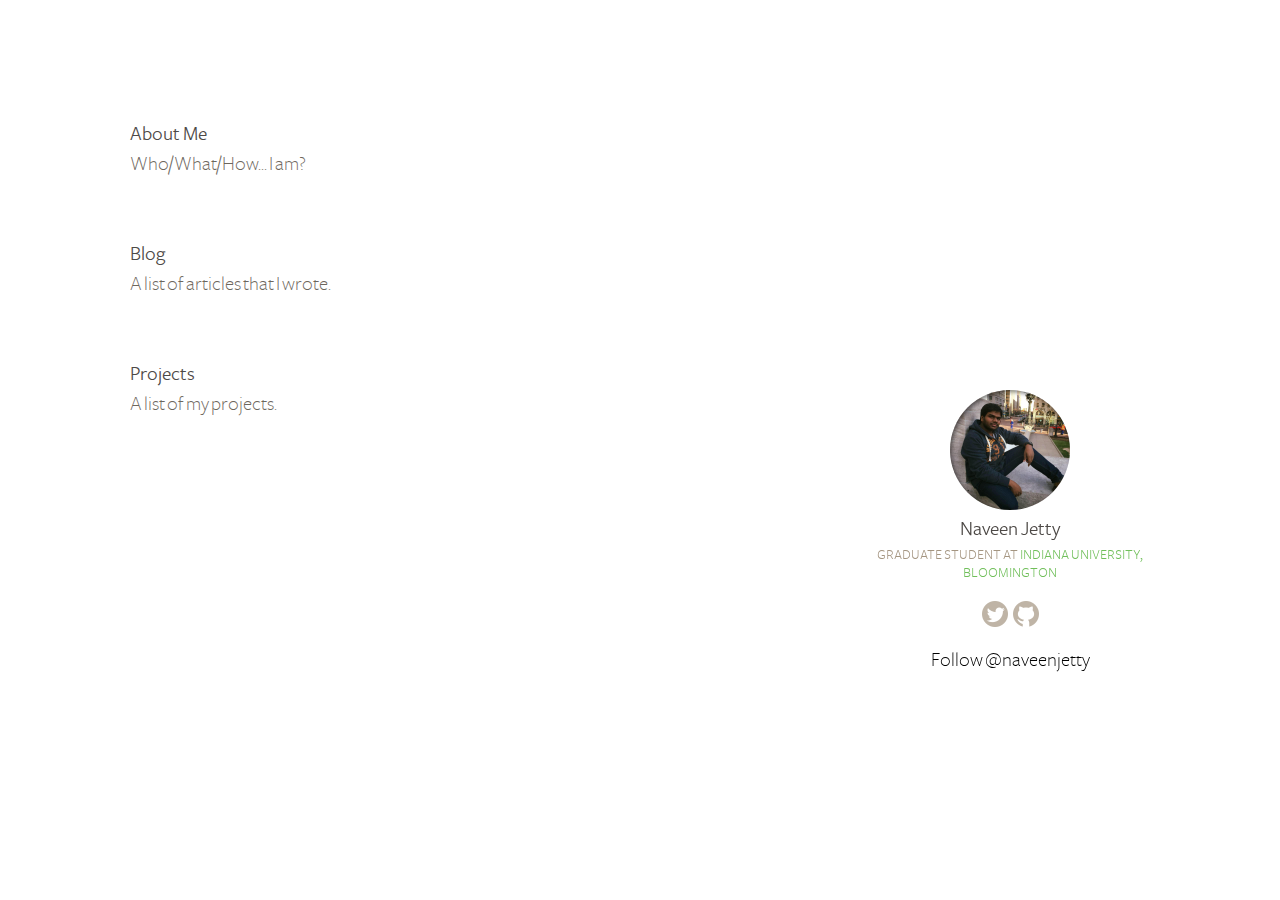
<file: index.html>
<!doctype html>
<html>
  <head>
    <meta charset="utf-8">
    <title>Naveen Jetty</title>
    <meta name="description" content="">
    <meta name="viewport" content="width=device-width, initial-scale=1">
    <meta name="twitter:creator" content="naveenjetty">
    <meta name="twitter:card" content="">
    <link rel="alternate" type="application/atom+xml" href="atom.xml">
    <link rel="stylesheet" href="/index.css">
  </head>
  <body>
    <div class="Layout">
      <div class="Layout-nav">
        <div class="Profile">
          <a class="Profile-avatar" href="/"></a>
          <h1 class="Profile-name Heading Heading--medium"><a href="/">Naveen Jetty</a></h4>
          <p class="Profile-role">Graduate student at <a class="Link" href="https://iub.edu">Indiana University, Bloomington</a></p>

          <ul class="Profile-links">
            <a class="Profile-link Profile-twitter-link" href="https://twitter.com/naveenjetty">Twitter</a>
            <a class="Profile-link Profile-github-link" href="https://github.com/njetty">GitHub</a>

          </ul>

          <a class="Profile-twitter-button twitter-follow-button" href="https://twitter.com/naveenjetty" data-show-count="false">Follow @naveenjetty</a>
          <script>!function(d,s,id){var js,fjs=d.getElementsByTagName(s)[0];if(!d.getElementById(id)){js=d.createElement(s);js.id=id;js.src="//platform.twitter.com/widgets.js";fjs.parentNode.insertBefore(js,fjs);}}(document,"script","twitter-wjs");</script>
        </div>      </div>
      <div class="Layout-main"><div class="Summaries">
  <ol class="Summaries-list">
    <li class="Summaries-list-item">
      <div class="Summary">
        <h3 class="Summary-title Heading Heading--medium">
          <a class="Summary-link" href="/about-me">About Me</a>
        </h3>
        <div class="Summary-excerpt Prose Prose--medium">
          <p>Who/What/How... I am? </p>

        </div>
      </div>    </li>
    <li class="Summaries-list-item">
      <div class="Summary">
        <h3 class="Summary-title Heading Heading--medium">
          <a class="Summary-link" href="/blog">Blog</a>
        </h3>
        <div class="Summary-excerpt Prose Prose--medium">
          <p>A list of articles that I wrote.</p>

        </div>
      </div>    </li>
          <li class="Summaries-list-item">
      <div class="Summary">
        <h3 class="Summary-title Heading Heading--medium">
          <a class="Summary-link" href="/projects">Projects</a>
        </h3>
        <div class="Summary-excerpt Prose Prose--medium">
          <p>A list of my projects.</p>

        </div>
      </div>    </li>

  </ol>
      </div>
    </div>
    <script src="/index.js"></script>
  </body>
</html>
</file>
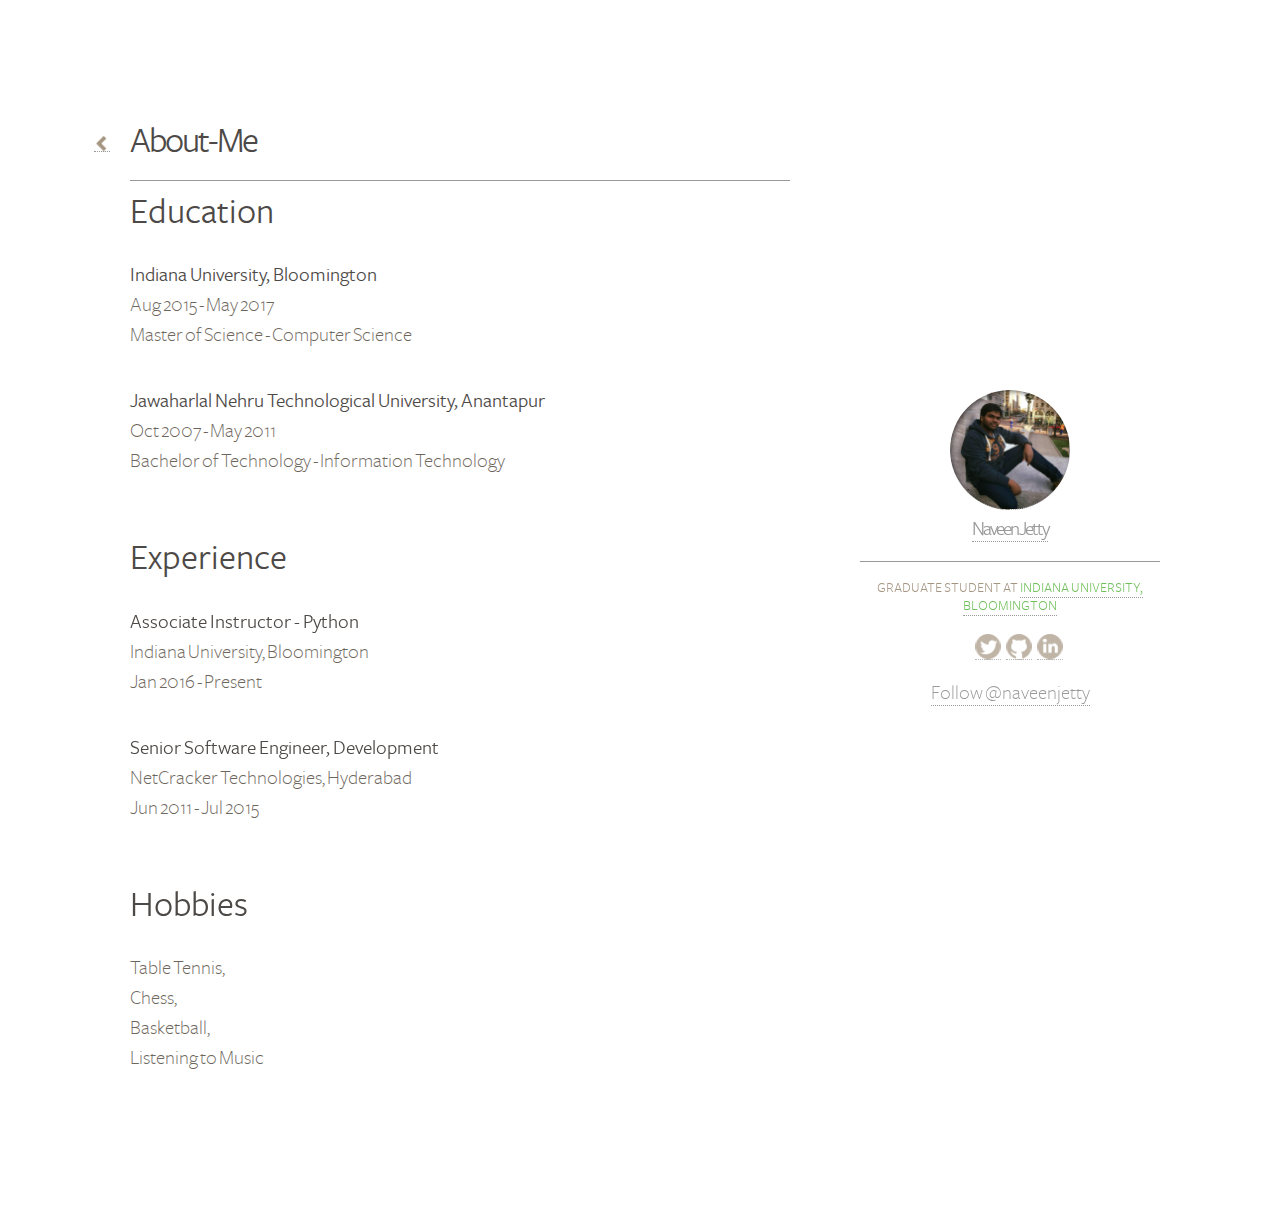
<file: about-me/index.html>
<!doctype html>
<html>
  <head>
    <meta charset="utf-8">
    <title>Naveen Jetty - About Me</title>
    <meta name="description" content="">
    <meta name="viewport" content="width=device-width, initial-scale=1">
    <meta name="twitter:creator" content="naveenjetty">
    <meta name="twitter:card" content="">
    <link rel="alternate" type="application/atom+xml" href="atom.xml">
    <link rel="stylesheet" href="/index.css">
    <style type="text/css">
      .clear { clear: both; }
      h1 { margin: 0 0 16px 0; padding: 0 0 16px 0; font-size: 42px; font-weight: bold; letter-spacing: -2px; border-bottom: 1px solid #999; }
      h2 { font-size: 22px; margin: 0 0 6px 0; position: relative; }
      h2 span { position: absolute; bottom: 0; right: 0; font-size: 16px; color: #999; font-weight: normal; }
      p { margin: 0 0 16px 0; }
      a { color: #999; text-decoration: none; border-bottom: 1px dotted #999; }
      a:hover { border-bottom-style: solid; color: black; }
      ul { margin: 0 0 32px 17px; }
      #objective { width: 500px; float: left; }
      #objective p { font-style: italic; color: #666; }
      dt { font-weight: bold; font-size: 24 }
      dd { width: 600px; float: right; }
      dd.clear { float: none; margin: 0; height: 15px; }
    </style>
  </head>
  <body>
    <div class="Layout">
      <div class="Layout-nav">
        <div class="Profile">
          <a class="Profile-avatar" href="/"></a>
          <h1 class="Profile-name Heading Heading--medium"><a href="/">Naveen Jetty</a></h4>
          <p class="Profile-role">Graduate Student at <a class="Link" href="https://iub.edu">Indiana University, Bloomington</a></p>

          <ul class="Profile-links">
            <a class="Profile-link Profile-twitter-link" href="https://twitter.com/naveenjetty">Twitter</a>
            <a class="Profile-link Profile-github-link" href="https://github.com/njetty">GitHub</a>
            <a class="Profile-link Profile-linkedin-link" href="https://www.linkedin.com/in/naveenjetty">Linkedin</a>

          </ul>

          <a class="Profile-twitter-button twitter-follow-button" href="https://twitter.com/naveenjetty" data-show-count="false">Follow @naveenjetty</a>
          <script>!function(d,s,id){var js,fjs=d.getElementsByTagName(s)[0];if(!d.getElementById(id)){js=d.createElement(s);js.id=id;js.src="//platform.twitter.com/widgets.js";fjs.parentNode.insertBefore(js,fjs);}}(document,"script","twitter-wjs");</script>
        </div>      </div>
      <div class="Layout-main"><div id="Reading-progress">
  <span id="Progress-bar" class="bar"></span>
</div>
<article class="Article">
  <a class="Article-home" href="/">Home</a>
  <h1 class="Article-title Heading Heading--huge">About-Me</h1>
</article>
<div class="Layout-main"><div class="Summaries">
<ol class="Summaries-list">
  <li class="Summaries-list-item">
  <div class="Summary">
    <h3 class="Summary-title Heading Heading--huge">
      Education
    </h3>
    <h4 class="Summary-title Heading Heading--medium">
      Indiana University, Bloomington
    </h4>
    <div class="Summary-excerpt Prose Prose--medium">
      <p> Aug 2015 - May 2017<br/>
      Master of Science - Computer Science</P>
    </div>
    <br/>
  <h4 class="Summary-title Heading Heading--medium">
    Jawaharlal Nehru Technological University, Anantapur
  </h4>
  <div class="Summary-excerpt Prose Prose--medium">
    <p> Oct 2007 - May 2011<br/>
    Bachelor of Technology - Information Technology</P>
  </div>

  </div>    </li>

  <li class="Summaries-list-item">
  <div class="Summary">
    <h3 class="Summary-title Heading Heading--huge">
      Experience
    </h3>
    <h4 class="Summary-title Heading Heading--medium">
      Associate Instructor - Python
    </h4>
    <div class="Summary-excerpt Prose Prose--medium">
      <p> Indiana University, Bloomington<br/>
      Jan 2016 - Present</P>
    </div>
    <br/>
  <h4 class="Summary-title Heading Heading--medium">
    Senior Software Engineer, Development
  </h4>
  <div class="Summary-excerpt Prose Prose--medium">
    <p>NetCracker Technologies, Hyderabad<br/>
    Jun 2011 - Jul 2015</P>
  </div>

  </div>    </li>

  <li class="Summaries-list-item">
  <div class="Summary">
    <h3 class="Summary-title Heading Heading--huge">
      Hobbies
    </h3>
    <div class="Summary-excerpt Prose Prose--medium">
      <p> Table Tennis,<br/>
        Chess,<br/>
        Basketball,<br/>
      Listening to Music</P>
    </div>
    
  </div>    </li>
</ol>

    </div>
  </div>
  <script src="/index.js"></script>
</body>
</html>
</file>
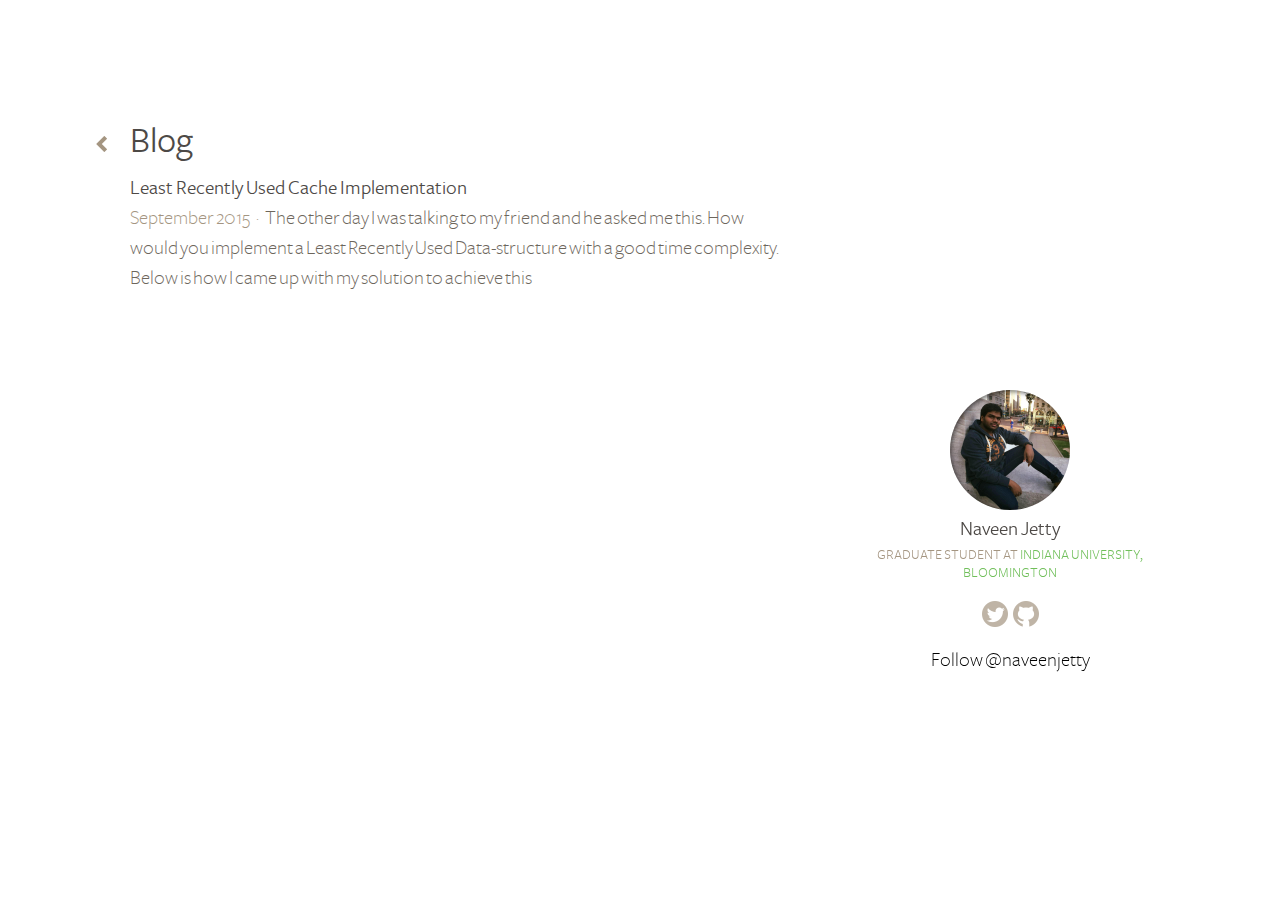
<file: blog/index.html>
<!doctype html>
<html>
  <head>
    <meta charset="utf-8">
    <title>Naveen Jetty</title>
    <meta name="description" content="">
    <meta name="viewport" content="width=device-width, initial-scale=1">
    <meta name="twitter:creator" content="naveenjetty">
    <meta name="twitter:card" content="">
    <link rel="alternate" type="application/atom+xml" href="atom.xml">
    <link rel="stylesheet" href="/index.css">

  </head>
  <body>
    <div class="Layout">
      <div class="Layout-nav">
        <div class="Profile">
          <a class="Profile-avatar" href="/"></a>
          <h1 class="Profile-name Heading Heading--medium"><a href="/">Naveen Jetty</a></h4>
          <p class="Profile-role">Graduate student at <a class="Link" href="https://iub.edu">Indiana University, Bloomington</a></p>

          <ul class="Profile-links">
            <a class="Profile-link Profile-twitter-link" href="https://twitter.com/naveenjetty">Twitter</a>
            <a class="Profile-link Profile-github-link" href="https://github.com/njetty">GitHub</a>

          </ul>

          <a class="Profile-twitter-button twitter-follow-button" href="https://twitter.com/naveenjetty" data-show-count="false">Follow @naveenjetty</a>
          <script>!function(d,s,id){var js,fjs=d.getElementsByTagName(s)[0];if(!d.getElementById(id)){js=d.createElement(s);js.id=id;js.src="//platform.twitter.com/widgets.js";fjs.parentNode.insertBefore(js,fjs);}}(document,"script","twitter-wjs");</script>
        </div>      </div>
        <div class="Layout-main"><div id="Reading-progress">
          <span id="Progress-bar" class="bar"></span>
        </div>
<article class="Article">
  <a class="Article-home" href="/">Home</a>
  <h1 class="Article-title Heading Heading--huge">Blog</h1>
</article>
      <div class="Layout-main"><div class="Summaries">
  <ol class="Summaries-list">
    <li class="Summaries-list-item">
      <div class="Summary">
        <h3 class="Summary-title Heading Heading--medium">
          <a class="Summary-link" href="/blog/least-recently-used-cache">Least Recently Used Cache Implementation</a>
        </h3>
        <time class="Summary-date" datetime="2015-09-25T00:00:00.000Z">September 2015</time>
        <div class="Summary-excerpt Prose Prose--medium">
          <p>The other day I was talking to my friend and he asked me this. How would you implement a Least Recently Used Data-structure with a good time complexity. Below is how I came up with my solution to achieve this</p>

        </div>
      </div>    </li>

  </ol>

      </div>
    </div>
    <script src="/index.js"></script>
  </body>
</html>
</file>
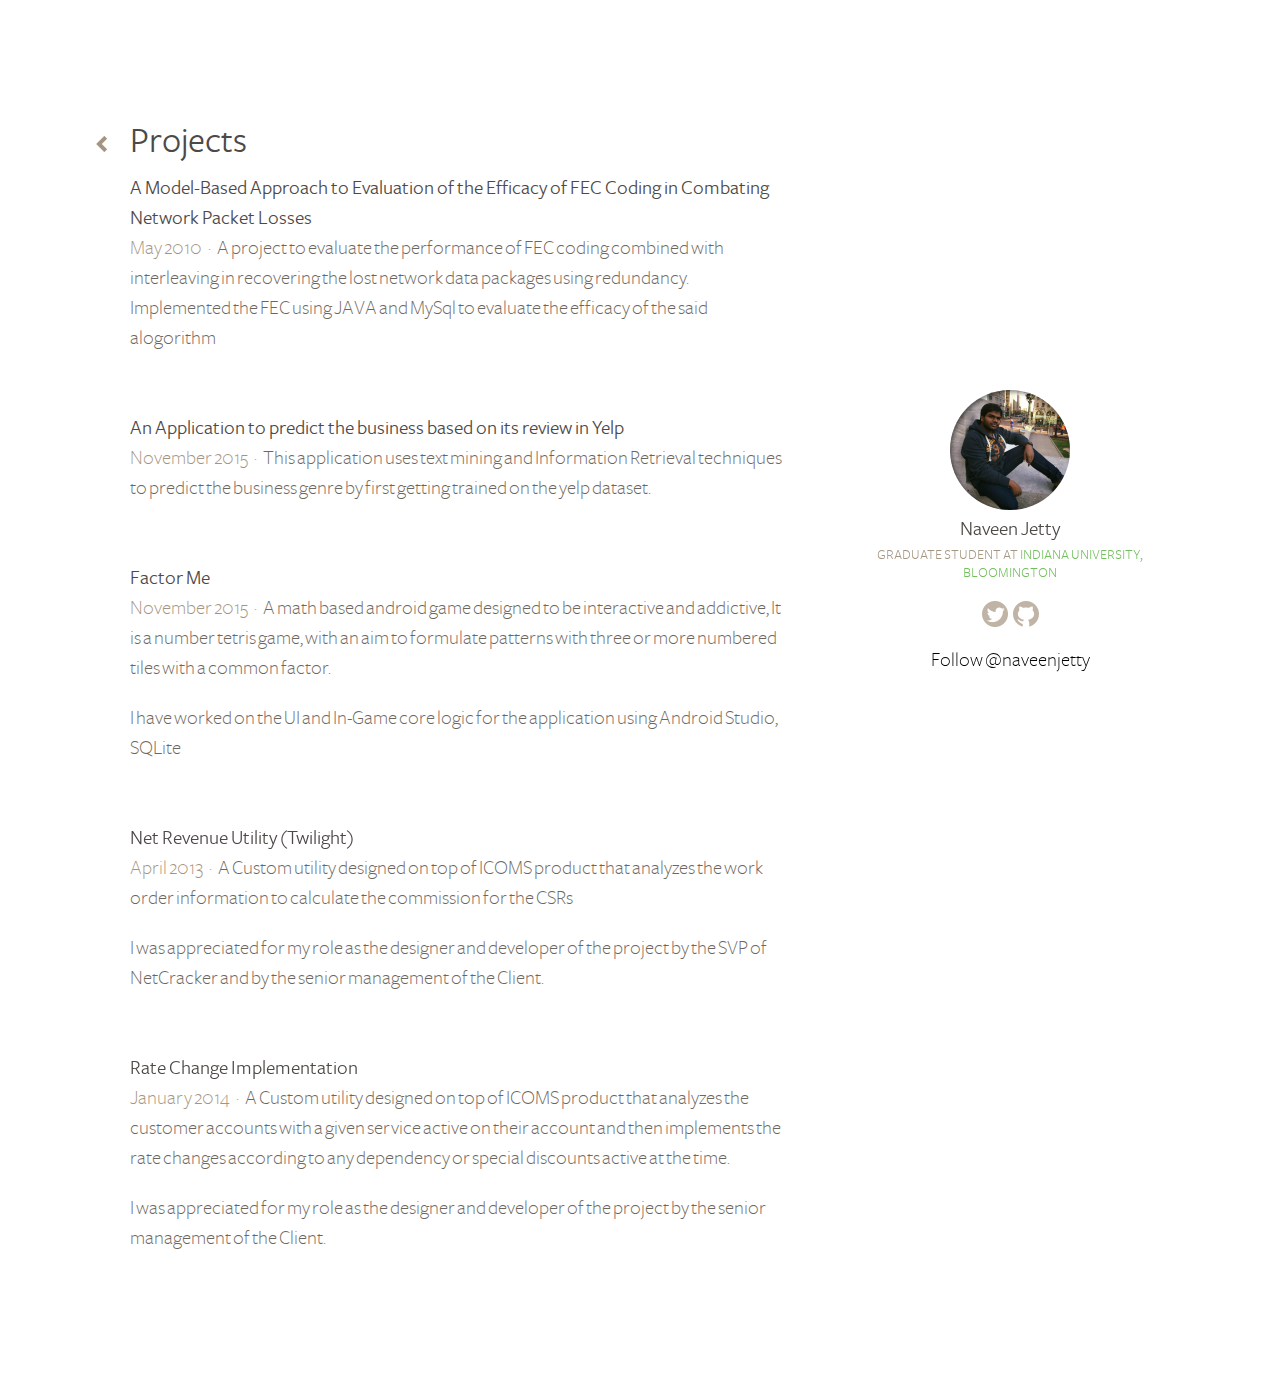
<file: projects/index.html>
<!doctype html>
<html>
  <head>
    <meta charset="utf-8">
    <title>Naveen Jetty's Projects</title>
    <meta name="description" content="">
    <meta name="viewport" content="width=device-width, initial-scale=1">
    <meta name="twitter:creator" content="naveenjetty">
    <meta name="twitter:card" content="">
    <link rel="alternate" type="application/atom+xml" href="atom.xml">
    <link rel="stylesheet" href="/index.css">
  </head>
  <body>
    <div class="Layout">
      <div class="Layout-nav">
        <div class="Profile">
          <a class="Profile-avatar" href="/"></a>
          <h1 class="Profile-name Heading Heading--medium"><a href="/">Naveen Jetty</a></h4>
          <p class="Profile-role">Graduate Student at <a class="Link" href="https://iub.edu">Indiana University, Bloomington</a></p>

          <ul class="Profile-links">
            <a class="Profile-link Profile-twitter-link" href="https://twitter.com/naveenjetty">Twitter</a>
            <a class="Profile-link Profile-github-link" href="https://github.com/njetty">GitHub</a>

          </ul>

          <a class="Profile-twitter-button twitter-follow-button" href="https://twitter.com/naveenjetty" data-show-count="false">Follow @naveenjetty</a>
          <script>!function(d,s,id){var js,fjs=d.getElementsByTagName(s)[0];if(!d.getElementById(id)){js=d.createElement(s);js.id=id;js.src="//platform.twitter.com/widgets.js";fjs.parentNode.insertBefore(js,fjs);}}(document,"script","twitter-wjs");</script>
        </div>      </div>
      <div class="Layout-main"><div id="Reading-progress">
  <span id="Progress-bar" class="bar"></span>
</div>
<article class="Article">
  <a class="Article-home" href="/">Home</a>
  <h1 class="Article-title Heading Heading--huge">Projects</h1>
</article>
      <div class="Layout-main"><div class="Summaries">
  <ol class="Summaries-list">
    <li class="Summaries-list-item">
      <div class="Summary">
        <h3 class="Summary-title Heading Heading--medium">
          A Model-Based Approach to Evaluation of the Efficacy of FEC Coding in Combating Network Packet Losses
        </h3>
        <time class="Summary-date" datetime="2015-09-25T00:00:00.000Z">May 2010</time>
        <div class="Summary-excerpt Prose Prose--medium">
          <p>A project to evaluate the performance of FEC coding combined with interleaving in recovering the lost network data packages using redundancy.</br>
            Implemented the FEC using JAVA and MySql to evaluate the efficacy of the said alogorithm</p>
        </div>
      </div>    </li>
      <li class="Summaries-list-item">
        <div class="Summary">
          <h3 class="Summary-title Heading Heading--medium">
            An Application to predict the business based on its review in Yelp
          </h3>
          <time class="Summary-date" datetime="2015-09-25T00:00:00.000Z">November 2015</time>
          <div class="Summary-excerpt Prose Prose--medium">
            <p>This application uses text mining and Information Retrieval techniques to predict the business genre by first getting trained on the yelp dataset.</p>
          </div>
        </div>    </li>
        <li class="Summaries-list-item">
        <div class="Summary">
          <h3 class="Summary-title Heading Heading--medium">
            Factor Me
          </h3>
          <time class="Summary-date" datetime="2015-09-25T00:00:00.000Z">November 2015</time>
          <div class="Summary-excerpt Prose Prose--medium">
            <p>A math based android game designed to be interactive and addictive, It is a number tetris game, with an aim to formulate patterns with three or more numbered tiles with a common factor.</p>
            <p>I have worked on the UI and In-Game core logic for the application using Android Studio, SQLite</p>
          </div>
        </div>    </li>
                <li class="Summaries-list-item">
        <div class="Summary">
          <h3 class="Summary-title Heading Heading--medium">
            Net Revenue Utility (Twilight)
          </h3>
          <time class="Summary-date" datetime="2015-09-25T00:00:00.000Z">April 2013</time>
          <div class="Summary-excerpt Prose Prose--medium">
            <p>A Custom utility designed on top of ICOMS product that analyzes the work order information to calculate the commission for the CSRs</p>
            <p>I was appreciated for my role as the designer and developer of the project by the SVP of NetCracker and by the senior management of the Client.</p>
          </div>
        </div>    </li>
                        <li class="Summaries-list-item">
        <div class="Summary">
          <h3 class="Summary-title Heading Heading--medium">
            Rate Change Implementation
          </h3>
          <time class="Summary-date" datetime="2015-09-25T00:00:00.000Z">January 2014</time>
          <div class="Summary-excerpt Prose Prose--medium">
            <p>A Custom utility designed on top of ICOMS product that analyzes the customer accounts with a given service active on their account and then implements the rate changes according to any dependency or special discounts active at the time.</p>
            <p>I was appreciated for my role as the designer and developer of the project by the senior management of the Client.</p>
          </div>
        </div>    </li>
  </ol>

      </div>
    </div>
    <script src="/index.js"></script>
  </body>
</html>
</file>
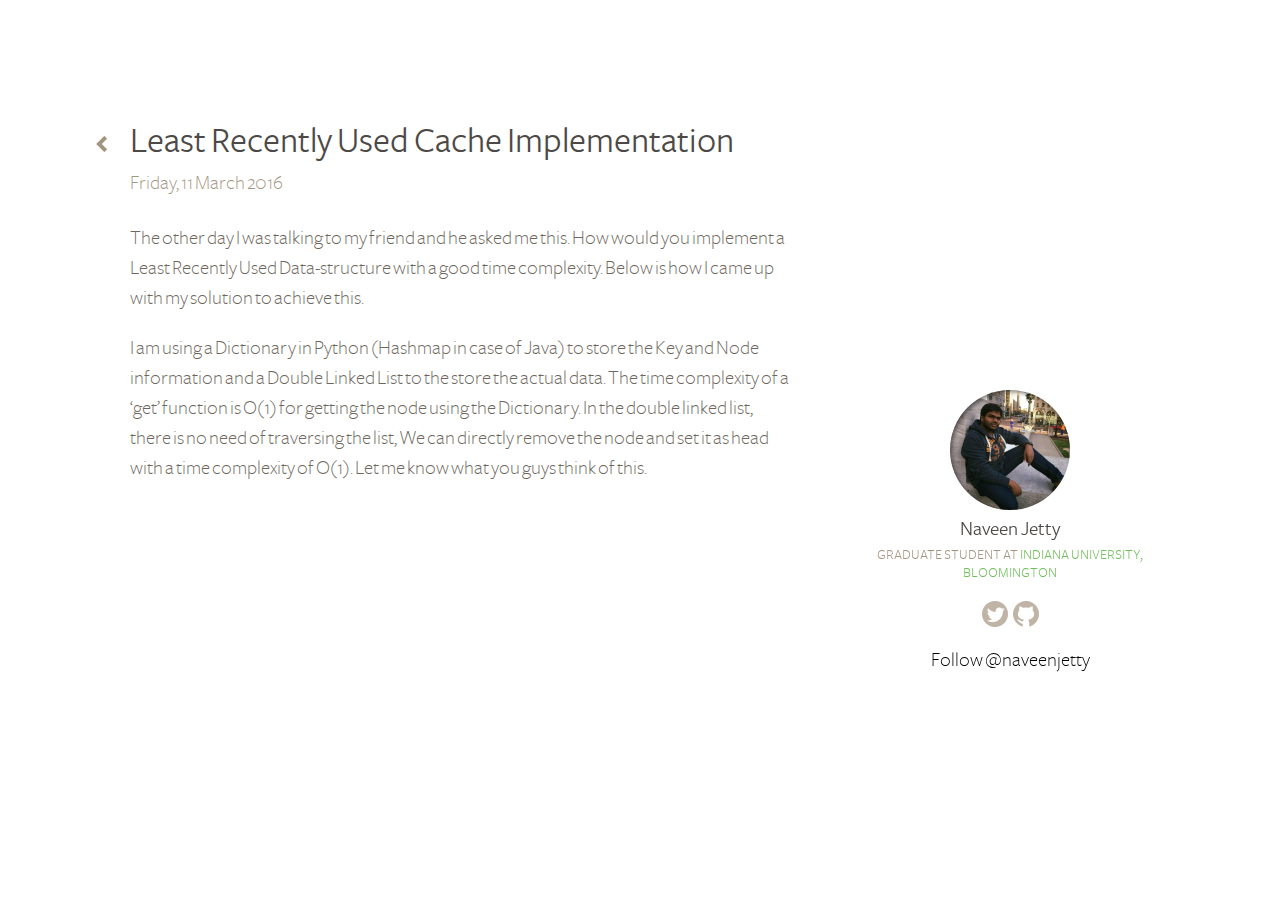
<file: blog/least-recently-used-cache/index.html>
<!doctype html>
<html>
  <head>
    <meta charset="utf-8">
    <title>Least Recently Used Cache Implementation</title>
    <meta name="description" content="">
    <meta name="viewport" content="width=device-width, initial-scale=1">
    <meta name="twitter:creator" content="naveenjetty">
    <meta name="twitter:card" content="">
    <link rel="alternate" type="application/atom+xml" href="atom.xml">
    <link rel="stylesheet" href="/index.css">
    </script>
  </head>
  <body>
    <div class="Layout">
      <div class="Layout-nav">
        <div class="Profile">
          <a class="Profile-avatar" href="/"></a>
          <h1 class="Profile-name Heading Heading--medium"><a href="/">Naveen Jetty</a></h4>
          <p class="Profile-role">Graduate Student at <a class="Link" href="https://iub.edu">Indiana University, Bloomington</a></p>

          <ul class="Profile-links">
            <a class="Profile-link Profile-twitter-link" href="https://twitter.com/naveenjetty">Twitter</a>
            <a class="Profile-link Profile-github-link" href="https://github.com/njetty">GitHub</a>

          </ul>

          <a class="Profile-twitter-button twitter-follow-button" href="https://twitter.com/naveenjetty" data-show-count="false">Follow @naveenjetty</a>
          <script>!function(d,s,id){var js,fjs=d.getElementsByTagName(s)[0];if(!d.getElementById(id)){js=d.createElement(s);js.id=id;js.src="//platform.twitter.com/widgets.js";fjs.parentNode.insertBefore(js,fjs);}}(document,"script","twitter-wjs");</script>
        </div>      </div>
      <div class="Layout-main"><div id="Reading-progress">
  <span id="Progress-bar" class="bar"></span>
</div>
<article class="Article">
  <a class="Article-home" href="/blog/">Home</a>
  <h1 class="Article-title Heading Heading--huge">Least Recently Used Cache Implementation</h1>
  <time class="Article-date" datetime="2016-03-11T00:00:00.000Z">Friday, 11 March 2016</time>
  <div class="Article-content Prose Prose--medium">
        <p>The other day I was talking to my friend and he asked me this. How would you implement a Least Recently Used Data-structure with a good time complexity. Below is how I came up with my solution to achieve this.</p>
    <script src="https://gist.github.com/njetty/2cd0111a787b72d3aa5a.js"></script>
    <p>I am using a Dictionary in Python (Hashmap in case of Java) to store the Key and Node information and a Double Linked List to the store the actual data. The time complexity of a ‘get’ function is O(1) for getting the node using the Dictionary. In the double linked list, there is no need of traversing the list, We can directly remove the node and set it as head with a time complexity of O(1). Let me know what you guys think of this.</p>
  </div>
</article>
<script>
  analytics.page('Article', {
    article: {
      name: "Least Recently Used Cache",
      date: "2016-03-11T00:00:00.000Z"
    }
  });
  window.addEventListener('scroll', function(e) {
    var s = (window.pageYOffset !== undefined) ? window.pageYOffset : (document.documentElement || document.body.parentNode || document.body).scrollTop;
    var body = document.body;
    var html = document.documentElement;
    var d = Math.max(body.scrollHeight, body.offsetHeight, html.clientHeight, html.scrollHeight, html.offsetHeight);
    var c = window.innerHeight;
    var position = (s / (d - c)) * 100;
    document.getElementById('Progress-bar').setAttribute('style', 'width: ' + position + '%');
  });
</script>
      </div>
    </div>
    <script src="/index.js"></script>
  </body>
</html>
</file>
<file: index.css>
/**
 * Dependencies.
 */

/**
 * Base.
 */

/**
 * Fern.
 */

/**
 * Pine.
 */

/**
 * Birch.
 */

/**
 * Wenge.
 */

/**
 * Banana.
 */

/**
 * Tomato.
 */

/**
 * Eggplant.
 */

/**
 * Blueberry.
 */

/**
 * Text colors.
 */

/**
 * Ground colors.
 */

/**
 * Media queries.
 */

/**
 * Sizes.
 */

/**
 * Borders.
 */

/**
 * Columns.
 */

/**
 * Typefaces.
 */

/**
 * Light.
 */

@font-face {
  font-family: 'Freight Sans';
  src: url('client/ui/base/freight-sans/woff2/freight-sans-light.woff2') format('woff2'),
       url('client/ui/base/freight-sans/woff/freight-sans-light.woff') format('woff');
  font-style: normal;
  font-weight: 200;
}

@font-face {
  font-family: 'Freight Sans';
  src: url('client/ui/base/freight-sans/woff2/freight-sans-light-italic.woff2') format('woff2'),
       url('client/ui/base/freight-sans/woff/freight-sans-light-italic.woff') format('woff');
  font-style: italic;
  font-weight: 200;
}

@font-face {
  font-family: 'Freight Sans Small Caps';
  src: url('client/ui/base/freight-sans/woff2/freight-sans-light-small-caps.woff2') format('woff2'),
       url('client/ui/base/freight-sans/woff/freight-sans-light-small-caps.woff') format('woff');
  font-style: normal;
  font-weight: 200;
}

/**
 * Book.
 */

@font-face {
  font-family: 'Freight Sans';
  src: url('client/ui/base/freight-sans/woff2/freight-sans-book.woff2') format('woff2'),
       url('client/ui/base/freight-sans/woff/freight-sans-book.woff') format('woff');
  font-style: normal;
  font-weight: 400;
}

@font-face {
  font-family: 'Freight Sans';
  src: url('client/ui/base/freight-sans/woff2/freight-sans-book-italic.woff2') format('woff2'),
       url('client/ui/base/freight-sans/woff/freight-sans-book-italic.woff') format('woff');
  font-style: italic;
  font-weight: 400;
}

@font-face {
  font-family: 'Freight Sans Small Caps';
  src: url('client/ui/base/freight-sans/woff2/freight-sans-book-small-caps.woff2') format('woff2'),
       url('client/ui/base/freight-sans/woff/freight-sans-book-small-caps.woff') format('woff');
  font-style: normal;
  font-weight: 400;
}

/**
 * Medium.
 */

@font-face {
  font-family: 'Freight Sans';
  src: url('client/ui/base/freight-sans/woff2/freight-sans-medium.woff2') format('woff2'),
       url('client/ui/base/freight-sans/woff/freight-sans-medium.woff') format('woff');
  font-style: normal;
  font-weight: 500;
}

@font-face {
  font-family: 'Freight Sans';
  src: url('client/ui/base/freight-sans/woff2/freight-sans-medium-italic.woff2') format('woff2'),
       url('client/ui/base/freight-sans/woff/freight-sans-medium-italic.woff') format('woff');
  font-style: italic;
  font-weight: 500;
}

@font-face {
  font-family: 'Freight Sans Small Caps';
  src: url('client/ui/base/freight-sans/woff2/freight-sans-medium-small-caps.woff2') format('woff2'),
       url('client/ui/base/freight-sans/woff/freight-sans-medium-small-caps.woff') format('woff');
  font-style: normal;
  font-weight: 500;
}

/**
 * Bold.
 */

@font-face {
  font-family: 'Freight Sans';
  src: url('client/ui/base/freight-sans/woff2/freight-sans-bold.woff2') format('woff2'),
       url('client/ui/base/freight-sans/woff/freight-sans-bold.woff') format('woff');
  font-style: normal;
  font-weight: 700;
}

@font-face {
  font-family: 'Freight Sans';
  src: url('client/ui/base/freight-sans/woff2/freight-sans-bold-italic.woff2') format('woff2'),
       url('client/ui/base/freight-sans/woff/freight-sans-bold-italic.woff') format('woff');
  font-style: italic;
  font-weight: 700;
}

@font-face {
  font-family: 'Freight Sans Small Caps';
  src: url('client/ui/base/freight-sans/woff2/freight-sans-bold-small-caps.woff2') format('woff2'),
       url('client/ui/base/freight-sans/woff/freight-sans-bold-small-caps.woff') format('woff');
  font-style: normal;
  font-weight: 700;
}

/**
 * Black.
 */

@font-face {
  font-family: 'Freight Sans';
  src: url('client/ui/base/freight-sans/woff2/freight-sans-black.woff2') format('woff2'),
       url('client/ui/base/freight-sans/woff/freight-sans-black.woff') format('woff');
  font-style: normal;
  font-weight: 900;
}

@font-face {
  font-family: 'Freight Sans';
  src: url('client/ui/base/freight-sans/woff2/freight-sans-black-italic.woff2') format('woff2'),
       url('client/ui/base/freight-sans/woff/freight-sans-black-italic.woff') format('woff');
  font-style: italic;
  font-weight: 900;
}

@font-face {
  font-family: 'Freight Sans Small Caps';
  src: url('client/ui/base/freight-sans/woff2/freight-sans-black-small-caps.woff2') format('woff2'),
       url('client/ui/base/freight-sans/woff/freight-sans-black-small-caps.woff') format('woff');
  font-style: normal;
  font-weight: 900;
}

/**
 * Normal.
 */

@font-face {
  font-family: 'Droid Sans Mono';
  src: url('client/ui/base/droid-sans-mono/woff2/droid-sans-mono.woff2') format('woff2'),
       url('client/ui/base/droid-sans-mono/woff/droid-sans-mono.woff') format('woff');
  font-style: normal;
  font-weight: 400;
}

/**
 * Stacks.
 */

/**
 * Sizes.
 */

/**
 * Leadings.
 */

/**
 * Weights.
 */

/**
 * Resets.
 */

/*! normalize.css v3.0.3 | MIT License | github.com/necolas/normalize.css */

/**
 * 1. Set default font family to sans-serif.
 * 2. Prevent iOS and IE text size adjust after device orientation change,
 *    without disabling user zoom.
 */

html {
  font-family: sans-serif;
  /* 1 */
  -ms-text-size-adjust: 100%;
  /* 2 */
  -webkit-text-size-adjust: 100%;
  /* 2 */
}

/**
 * Remove default margin.
 */

body {
  margin: 0;
}

/* HTML5 display definitions
   ========================================================================== */

/**
 * Correct `block` display not defined for any HTML5 element in IE 8/9.
 * Correct `block` display not defined for `details` or `summary` in IE 10/11
 * and Firefox.
 * Correct `block` display not defined for `main` in IE 11.
 */

article,
aside,
details,
figcaption,
figure,
footer,
header,
hgroup,
main,
menu,
nav,
section,
summary {
  display: block;
}

/**
 * 1. Correct `inline-block` display not defined in IE 8/9.
 * 2. Normalize vertical alignment of `progress` in Chrome, Firefox, and Opera.
 */

audio,
canvas,
progress,
video {
  display: inline-block;
  /* 1 */
  vertical-align: baseline;
  /* 2 */
}

/**
 * Prevent modern browsers from displaying `audio` without controls.
 * Remove excess height in iOS 5 devices.
 */

audio:not([controls]) {
  display: none;
  height: 0;
}

/**
 * Address `[hidden]` styling not present in IE 8/9/10.
 * Hide the `template` element in IE 8/9/10/11, Safari, and Firefox < 22.
 */

[hidden],
template {
  display: none;
}

/* Links
   ========================================================================== */

/**
 * Remove the gray background color from active links in IE 10.
 */

a {
  background-color: transparent;
}

/**
 * Improve readability of focused elements when they are also in an
 * active/hover state.
 */

a:active,
a:hover {
  outline: 0;
}

/* Text-level semantics
   ========================================================================== */

/**
 * Address styling not present in IE 8/9/10/11, Safari, and Chrome.
 */

abbr[title] {
  border-bottom: 1px dotted;
}

/**
 * Address style set to `bolder` in Firefox 4+, Safari, and Chrome.
 */

b,
strong {
  font-weight: bold;
}

/**
 * Address styling not present in Safari and Chrome.
 */

dfn {
  font-style: italic;
}

/**
 * Address variable `h1` font-size and margin within `section` and `article`
 * contexts in Firefox 4+, Safari, and Chrome.
 */

h1 {
  font-size: 2em;
  margin: 0.67em 0;
}

/**
 * Address styling not present in IE 8/9.
 */

mark {
  background: #ff0;
  color: #000;
}

/**
 * Address inconsistent and variable font size in all browsers.
 */

small {
  font-size: 80%;
}

/**
 * Prevent `sub` and `sup` affecting `line-height` in all browsers.
 */

sub,
sup {
  font-size: 75%;
  line-height: 0;
  position: relative;
  vertical-align: baseline;
}

sup {
  top: -0.5em;
}

sub {
  bottom: -0.25em;
}

/* Embedded content
   ========================================================================== */

/**
 * Remove border when inside `a` element in IE 8/9/10.
 */

img {
  border: 0;
}

/**
 * Correct overflow not hidden in IE 9/10/11.
 */

svg:not(:root) {
  overflow: hidden;
}

/* Grouping content
   ========================================================================== */

/**
 * Address margin not present in IE 8/9 and Safari.
 */

figure {
  margin: 1em 40px;
}

/**
 * Address differences between Firefox and other browsers.
 */

hr {
  box-sizing: content-box;
  height: 0;
}

/**
 * Contain overflow in all browsers.
 */

pre {
  overflow: auto;
}

/**
 * Address odd `em`-unit font size rendering in all browsers.
 */

code,
kbd,
pre,
samp {
  font-family: monospace, monospace;
  font-size: 1em;
}

/* Forms
   ========================================================================== */

/**
 * Known limitation: by default, Chrome and Safari on OS X allow very limited
 * styling of `select`, unless a `border` property is set.
 */

/**
 * 1. Correct color not being inherited.
 *    Known issue: affects color of disabled elements.
 * 2. Correct font properties not being inherited.
 * 3. Address margins set differently in Firefox 4+, Safari, and Chrome.
 */

button,
input,
optgroup,
select,
textarea {
  color: inherit;
  /* 1 */
  font: inherit;
  /* 2 */
  margin: 0;
  /* 3 */
}

/**
 * Address `overflow` set to `hidden` in IE 8/9/10/11.
 */

button {
  overflow: visible;
}

/**
 * Address inconsistent `text-transform` inheritance for `button` and `select`.
 * All other form control elements do not inherit `text-transform` values.
 * Correct `button` style inheritance in Firefox, IE 8/9/10/11, and Opera.
 * Correct `select` style inheritance in Firefox.
 */

button,
select {
  text-transform: none;
}

/**
 * 1. Avoid the WebKit bug in Android 4.0.* where (2) destroys native `audio`
 *    and `video` controls.
 * 2. Correct inability to style clickable `input` types in iOS.
 * 3. Improve usability and consistency of cursor style between image-type
 *    `input` and others.
 */

button,
html input[type="button"],
input[type="reset"],
input[type="submit"] {
  -webkit-appearance: button;
  /* 2 */
  cursor: pointer;
  /* 3 */
}

/**
 * Re-set default cursor for disabled elements.
 */

button[disabled],
html input[disabled] {
  cursor: default;
}

/**
 * Remove inner padding and border in Firefox 4+.
 */

button::-moz-focus-inner,
input::-moz-focus-inner {
  border: 0;
  padding: 0;
}

/**
 * Address Firefox 4+ setting `line-height` on `input` using `!important` in
 * the UA stylesheet.
 */

input {
  line-height: normal;
}

/**
 * It's recommended that you don't attempt to style these elements.
 * Firefox's implementation doesn't respect box-sizing, padding, or width.
 *
 * 1. Address box sizing set to `content-box` in IE 8/9/10.
 * 2. Remove excess padding in IE 8/9/10.
 */

input[type="checkbox"],
input[type="radio"] {
  box-sizing: border-box;
  /* 1 */
  padding: 0;
  /* 2 */
}

/**
 * Fix the cursor style for Chrome's increment/decrement buttons. For certain
 * `font-size` values of the `input`, it causes the cursor style of the
 * decrement button to change from `default` to `text`.
 */

input[type="number"]::-webkit-inner-spin-button,
input[type="number"]::-webkit-outer-spin-button {
  height: auto;
}

/**
 * 1. Address `appearance` set to `searchfield` in Safari and Chrome.
 * 2. Address `box-sizing` set to `border-box` in Safari and Chrome.
 */

input[type="search"] {
  -webkit-appearance: textfield;
  /* 1 */
  box-sizing: content-box;
  /* 2 */
}

/**
 * Remove inner padding and search cancel button in Safari and Chrome on OS X.
 * Safari (but not Chrome) clips the cancel button when the search input has
 * padding (and `textfield` appearance).
 */

input[type="search"]::-webkit-search-cancel-button,
input[type="search"]::-webkit-search-decoration {
  -webkit-appearance: none;
}

/**
 * Define consistent border, margin, and padding.
 */

fieldset {
  border: 1px solid #c0c0c0;
  margin: 0 2px;
  padding: 0.35em 0.625em 0.75em;
}

/**
 * 1. Correct `color` not being inherited in IE 8/9/10/11.
 * 2. Remove padding so people aren't caught out if they zero out fieldsets.
 */

legend {
  border: 0;
  /* 1 */
  padding: 0;
  /* 2 */
}

/**
 * Remove default vertical scrollbar in IE 8/9/10/11.
 */

textarea {
  overflow: auto;
}

/**
 * Don't inherit the `font-weight` (applied by a rule above).
 * NOTE: the default cannot safely be changed in Chrome and Safari on OS X.
 */

optgroup {
  font-weight: bold;
}

/* Tables
   ========================================================================== */

/**
 * Remove most spacing between table cells.
 */

table {
  border-collapse: collapse;
  border-spacing: 0;
}

td,
th {
  padding: 0;
}

/*! normalize.css v2.1.3 | MIT License | git.io/normalize */

/* ==========================================================================
   HTML5 display definitions
   ========================================================================== */

/**
 * Correct `block` display not defined in IE 8/9.
 */

article,
aside,
details,
figcaption,
figure,
footer,
header,
hgroup,
main,
nav,
section,
summary {
  display: block;
}

/**
 * Correct `inline-block` display not defined in IE 8/9.
 */

audio,
canvas,
video {
  display: inline-block;
}

/**
 * Prevent modern browsers from displaying `audio` without controls.
 * Remove excess height in iOS 5 devices.
 */

audio:not([controls]) {
  display: none;
  height: 0;
}

/**
 * Address `[hidden]` styling not present in IE 8/9.
 * Hide the `template` element in IE, Safari, and Firefox < 22.
 */

[hidden],
template {
  display: none;
}

/* ==========================================================================
   Base
   ========================================================================== */

/**
 * 1. Set default font family to sans-serif.
 * 2. Prevent iOS text size adjust after orientation change, without disabling
 *    user zoom.
 */

html {
  font-family: sans-serif;
  /* 1 */
  -ms-text-size-adjust: 100%;
  /* 2 */
  -webkit-text-size-adjust: 100%;
  /* 2 */
}

/**
 * Remove default margin.
 */

body {
  margin: 0;
}

/* ==========================================================================
   Links
   ========================================================================== */

/**
 * Remove the gray background color from active links in IE 10.
 */

a {
  background: transparent;
}

/**
 * Address `outline` inconsistency between Chrome and other browsers.
 */

a:focus {
  outline: thin dotted;
}

/**
 * Improve readability when focused and also mouse hovered in all browsers.
 */

a:active,
a:hover {
  outline: 0;
}

/* ==========================================================================
   Typography
   ========================================================================== */

/**
 * Address variable `h1` font-size and margin within `section` and `article`
 * contexts in Firefox 4+, Safari 5, and Chrome.
 */

h1 {
  font-size: 2em;
  margin: 0.67em 0;
}

/**
 * Address styling not present in IE 8/9, Safari 5, and Chrome.
 */

abbr[title] {
  border-bottom: 1px dotted;
}

/**
 * Address style set to `bolder` in Firefox 4+, Safari 5, and Chrome.
 */

b,
strong {
  font-weight: bold;
}

/**
 * Address styling not present in Safari 5 and Chrome.
 */

dfn {
  font-style: italic;
}

/**
 * Address differences between Firefox and other browsers.
 */

hr {
  box-sizing: content-box;
  height: 0;
}

/**
 * Address styling not present in IE 8/9.
 */

mark {
  background: #ff0;
  color: #000;
}

/**
 * Correct font family set oddly in Safari 5 and Chrome.
 */

code,
kbd,
pre,
samp {
  font-family: monospace, serif;
  font-size: 1em;
}

/**
 * Improve readability of pre-formatted text in all browsers.
 */

pre {
  white-space: pre-wrap;
}

/**
 * Set consistent quote types.
 */

q {
  quotes: "\201C" "\201D" "\2018" "\2019";
}

/**
 * Address inconsistent and variable font size in all browsers.
 */

small {
  font-size: 80%;
}

/**
 * Prevent `sub` and `sup` affecting `line-height` in all browsers.
 */

sub,
sup {
  font-size: 75%;
  line-height: 0;
  position: relative;
  vertical-align: baseline;
}

sup {
  top: -0.5em;
}

sub {
  bottom: -0.25em;
}

/* ==========================================================================
   Embedded content
   ========================================================================== */

/**
 * Remove border when inside `a` element in IE 8/9.
 */

img {
  border: 0;
}

/**
 * Correct overflow displayed oddly in IE 9.
 */

svg:not(:root) {
  overflow: hidden;
}

/* ==========================================================================
   Figures
   ========================================================================== */

/**
 * Address margin not present in IE 8/9 and Safari 5.
 */

figure {
  margin: 0;
}

/* ==========================================================================
   Forms
   ========================================================================== */

/**
 * Define consistent border, margin, and padding.
 */

fieldset {
  border: 1px solid #c0c0c0;
  margin: 0 2px;
  padding: 0.35em 0.625em 0.75em;
}

/**
 * 1. Correct `color` not being inherited in IE 8/9.
 * 2. Remove padding so people aren't caught out if they zero out fieldsets.
 */

legend {
  border: 0;
  /* 1 */
  padding: 0;
  /* 2 */
}

/**
 * 1. Correct font family not being inherited in all browsers.
 * 2. Correct font size not being inherited in all browsers.
 * 3. Address margins set differently in Firefox 4+, Safari 5, and Chrome.
 */

button,
input,
select,
textarea {
  font-family: inherit;
  /* 1 */
  font-size: 100%;
  /* 2 */
  margin: 0;
  /* 3 */
}

/**
 * Address Firefox 4+ setting `line-height` on `input` using `!important` in
 * the UA stylesheet.
 */

button,
input {
  line-height: normal;
}

/**
 * Address inconsistent `text-transform` inheritance for `button` and `select`.
 * All other form control elements do not inherit `text-transform` values.
 * Correct `button` style inheritance in Chrome, Safari 5+, and IE 8+.
 * Correct `select` style inheritance in Firefox 4+ and Opera.
 */

button,
select {
  text-transform: none;
}

/**
 * 1. Avoid the WebKit bug in Android 4.0.* where (2) destroys native `audio`
 *    and `video` controls.
 * 2. Correct inability to style clickable `input` types in iOS.
 * 3. Improve usability and consistency of cursor style between image-type
 *    `input` and others.
 */

button,
html input[type="button"],
input[type="reset"],
input[type="submit"] {
  -webkit-appearance: button;
  /* 2 */
  cursor: pointer;
  /* 3 */
}

/**
 * Re-set default cursor for disabled elements.
 */

button[disabled],
html input[disabled] {
  cursor: default;
}

/**
 * 1. Address box sizing set to `content-box` in IE 8/9/10.
 * 2. Remove excess padding in IE 8/9/10.
 */

input[type="checkbox"],
input[type="radio"] {
  box-sizing: border-box;
  /* 1 */
  padding: 0;
  /* 2 */
}

/**
 * 1. Address `appearance` set to `searchfield` in Safari 5 and Chrome.
 * 2. Address `box-sizing` set to `border-box` in Safari 5 and Chrome
 *    (include `-moz` to future-proof).
 */

input[type="search"] {
  -webkit-appearance: textfield;
  /* 1 */
  /* 2 */
  box-sizing: content-box;
}

/**
 * Remove inner padding and search cancel button in Safari 5 and Chrome
 * on OS X.
 */

input[type="search"]::-webkit-search-cancel-button,
input[type="search"]::-webkit-search-decoration {
  -webkit-appearance: none;
}

/**
 * Remove inner padding and border in Firefox 4+.
 */

button::-moz-focus-inner,
input::-moz-focus-inner {
  border: 0;
  padding: 0;
}

/**
 * 1. Remove default vertical scrollbar in IE 8/9.
 * 2. Improve readability and alignment in all browsers.
 */

textarea {
  overflow: auto;
  /* 1 */
  vertical-align: top;
  /* 2 */
}

/* ==========================================================================
   Tables
   ========================================================================== */

/**
 * Remove most spacing between table cells.
 */

table {
  border-collapse: collapse;
  border-spacing: 0;
}

/**
 * Add a few more `block` elements, since they're mostly treated that way.
 */

audio,
canvas,
img,
video {
  display: block;
}

/**
 * Reset line-height, since it makes aligning elements way easier.
 */

html {
  line-height: 1;
}

/**
 * Remove default heading styles.
 */

h1,
h2,
h3,
h4,
h5,
h6 {
  margin: 0;
  padding: 0;
  font-size: inherit;
  line-height: 1;
  font-weight: inherit;
}

/**
 * Remove default link styles, since they get used for buttons, etc.
 */

a {
  color: inherit;
  text-decoration: none;
}

/**
 * Remove outline for links. You should style it, but not necessarily outline.
 */

a:focus {
  outline: 0;
}

/**
 * Remove default paragraph styles.
 */

p,
small {
  margin: 0;
  padding: 0;
}

/**
 * Remove default list styles, since they get used for navs, etc.
 */

ol,
ul,
menu {
  list-style: none;
  margin: 0;
  padding: 0;
}

/**
 * Remove default blockquote and quote styles.
 */

blockquote,
q {
  margin: 0;
}

/**
 * Remove default cite styles.
 */

cite {
  font-style: inherit;
}

/**
 * Remove default form styles.
 */

form {
  margin: 0;
}

/**
 * Remove default fieldset styles.
 */

fieldset {
  border: none;
  margin: 0;
  padding: 0;
}

/**
 * Remove default pre styles.
 */

pre {
  margin: 0;
}

/**
 * Base.
 */

* {
  box-sizing: border-box;
  -webkit-font-smoothing: subpixel-antialiased;
}

html {
  font-size: 20px;
  font-family: 'Freight Sans', 'Verdana', 'Geneva', sans-serif;
  font-weight: 300;
}

/**
 * Components.
 */

/**
 * Columns container.
 */

.Columns {
  box-sizing: content-box;
  width: 100%;
  max-width: 1020px;
  margin: 0 auto;
  padding: 0 30px;
}

/**
 * Column.
 */

.Column {
  float: left;
  width: 100%;
  margin-right: 60px;
  position: relative;
}

.Column:last-child {
  margin-right: 0;
}

/**
 * Sizes.
 */

.Column--whole {
  max-width: 1020px;
}

.Column--half {
  max-width: 480px;
}

.Column--third {
  max-width: 300px;
}

.Column--two-thirds {
  max-width: 660px;
}

.Column--quarter {
  max-width: 210px;
}

;

.Column--three-quarters {
  max-width: 750px;
}

/**
 * Copy.
 */

.Copy {
  color: #6D665C;
}

.Copy--small {
  font-size: 18px;
  line-height: 22px;
  color: #A49581;
}

.Copy--medium {
  font-size: 20px;
  line-height: 30px;
}

.Copy--large {
  font-size: 24px;
  line-height: 36px;
}

.Copy--huge {
  font-size: 36px;
  line-height: 44px;
}

/**
 * Heading.
 */

.Heading {
  color: #4D4946;
  font-weight: 400;
}

/**
 * Sizes.
 */

.Heading--small {
  font-size: 20px;
  line-height: 22px;
  font-family: 'Freight Sans Small Caps', 'Verdana', 'Geneva', sans-serif;
  text-transform: lowercase;
}

.Heading--medium {
  font-size: 20px;
  line-height: 30px;
}

.Heading--large {
  font-size: 24px;
  line-height: 36px;
  margin-bottom: 21.599999999999998px;
}

.Heading--huge {
  font-size: 36px;
  line-height: 44px;
  margin-bottom: 26.4px;
}

/**
 * Highlighting.
 */

.Highlight-at-rule,
.Highlight-keyword {
  color: #70BF5A;
}

.Highlight-class {
  color: #EB5C2D;
}

.Highlight-constant {
  color: #268bd2;
}

.Highlight-boolean,
.Highlight-number {
  color: #6c71c4;
}

.Highlight-string {
  color: #E8B02E;
}

.Highlight-comment {
  color: #CDC0AC;
}

.Highlight-punctuation,
.Highlight-operator {
  color: #6D665C;
}

/**
 * Links.
 */

.Link {
  color: #70BF5A;
}

.Link:hover {
  color: #45A13F;
}

.Link:active {
  color: #358A2F;
}

/**
 * Prose.
 *
 * This should only be used for longer sections of running text, especially
 * when you want to present Markdown-formatted content, where people have no
 * control over classes.
 *
 * We purposely duplicate styles between other resuable classes and the `.Prose`
 * class, because it has slightly different cases, and re-using isn't worth it.
 */

.Prose {
  color: #6D665C;
}

/**
 * Sizes.
 *
 * The basic idea here is that whatever size we choose, all of the child
 * elements should render nicely.
 */

.Prose--small {
  font-size: 18px;
  line-height: 22px;
}

.Prose--medium {
  font-size: 20px;
  line-height: 30px;
}

/**
 * Spacing.
 */

.Prose--small > * + * {
  margin-top: 14.652000000000001px;
}

.Prose--medium > * + * {
  margin-top: 19.98px;
}

/**
 * Links.
 */

.Prose a {
  color: #70BF5A;
}

.Prose a:hover {
  color: #45A13F;
}

.Prose a:active {
  color: #358A2F;
}

/**
 * Headings.
 *
 * We've only styled three heading levels here, because prose shouldn't use
 * more than that, it's pretty impossible for user to keep track.
 */

.Prose h1,
.Prose h2,
.Prose h3,
.Prose h4,
.Prose h5,
.Prose h6 {
  color: #4D4946;
  font-weight: 400;
}

.Prose h1 a,
.Prose h2 a,
.Prose h3 a,
.Prose h4 a,
.Prose h5 a,
.Prose h6 a {
  color: inherit;
}

.Prose--small h1 {
  font-size: 24px;
  line-height: 36px;
  margin-top: 33px;
}

.Prose--medium h1 {
  font-size: 36px;
  line-height: 44px;
  margin-top: 45px;
}

.Prose--small h2 {
  font-size: 20px;
  line-height: 30px;
  margin-top: 33px;
}

.Prose--medium h2 {
  font-size: 24px;
  line-height: 36px;
  margin-top: 45px;
}

.Prose h3,
.Prose h4,
.Prose h5,
.Prose h6 {
  font-family: 'Freight Sans Small Caps', 'Verdana', 'Geneva', sans-serif;
  text-transform: lowercase;
}

.Prose > h3 + *,
.Prose > h4 + *,
.Prose > h5 + *,
.Prose > h6 + * {
  margin-top: 0;
}

.Prose--small h3,
.Prose--small h4,
.Prose--small h5,
.Prose--small h6 {
  font-size: 20px;
  margin-top: 22px;
}

.Prose--medium h3,
.Prose--medium h4,
.Prose--medium h5,
.Prose--medium h6 {
  font-size: 24px;
  margin-top: 30px;
}

/**
 * Formatting.
 */

.Prose strong,
.Prose b {
  color: #4D4946;
  font-weight: 400;
}

.Prose em,
.Prose i {
  font-style: italic;
}

.Prose del,
.Prose s {
  text-decoration: strikethrough;
  color: #A49581;
}

.Prose ins {
  border-bottom: 1px dotted #6D665C;
}

.Prose mark {
  padding: 0 .2em;
  background-color: rgba(250, 197, 75, 0.2);
}

/**
 * Small text.
 */

.Prose small {
  display: block;
  color: #A49581;
}

.Prose small strong,
.Prose small b {
  color: inherit;
}

.Prose--medium small {
  margin-top: 7.333333333333333px;
  font-size: 18px;
  line-height: 25.5px;
}

/**
 * Images.
 */

.Prose img {
  max-width: 100%;
  margin-right: auto;
  margin-left: auto;
}

.Prose img + img {
  margin-top: 15px;
}

/**
 * Blockquotes.
 */

.Prose blockquote {
  position: relative;
  padding-left: 30px;
  color: #A49581;
}

.Prose blockquote::after {
  content: '';
  position: absolute;
  left: 1px;
  top: .33em;
  bottom: .33em;
  border-left: 1px solid #A49581;
}

.Prose blockquote small {
  display: block;
}

.Prose blockquote small::before {
  content: '— ';
}

/**
 * Lists.
 */

.Prose ul,
.Prose ol {
  padding-left: 30px;
  list-style-position: outside;
}

.Prose ul {
  list-style-type: disc;
}

.Prose ul ul {
  list-style-type: circle;
}

.Prose ul ul ul {
  list-style-type: square;
}

.Prose ol {
  list-style-type: decimal;
}

.Prose ol ol {
  list-style-type: lower-alpha;
}

.Prose ol ol ol {
  list-style-type: lower-roman;
}

.Prose li {
  margin-bottom: .5em;
}

/**
 * Code.
 */

.Prose code {
  font-family: 'Droid Sans Mono', monospace;
}

.Prose :not(pre) > code,
.Prose pre {
  background-color: #FCFBF7;
  border: 1px solid #EBE4D3;
  border-radius: 4px;
}

.Prose :not(pre) > code {
  display: inline-block;
  line-height: 1.4;
  font-size: .6em;
  position: relative;
  top: -1px;
  padding: 0 .333em;
}

.Prose pre {
  font-size: 14px;
  line-height: 18px;
  padding: 20px;
  overflow-x: auto;
  white-space: pre;
}

/**
 * Horizontal rules.
 */

.Prose hr {
  width: 120px;
  margin: 3em auto;
  border: none;
  border-bottom: 1px solid #CDC0AC;
}

/**
 * Labels.
 */

.Prose label {
  display: block;
  font-size: 18px;
  font-family: 'Freight Sans Small Caps', 'Verdana', 'Geneva', sans-serif;
  text-transform: lowercase;
  color: #A49581;
}

/**
 * Components.
 */

/**
 * Layout.
 */

.Layout {
  box-sizing: content-box;
}

.Layout-main,
.Layout-nav {
  width: 100%;
}

.Layout-main {
  max-width: 660px;
  margin: 0 auto;
}

/**
 * Tiny screens.
 */

@media screen and (max-width: 479px) {
  .Layout {
    padding: 30px;
  }
}

/**
 * Small screens.
 */

@media screen and (min-width: 480px) and (max-width: 719px) {
  .Layout {
    padding: 60px;
  }
}

/**
 * Medium screens.
 */

@media screen and (min-width: 720px) and (max-width: 1079px) {
  .Layout {
    padding: 60px;
  }
}

/**
 * Large screens.
 */

@media (min-width: 1080px) {
  .Layout {
    width: 100%;
    margin: 0 auto;
    max-width: 1020px;
    padding: 120px;
  }

  .Layout-main {
    max-width: 660px;
    margin: 0;
  }

  .Layout-nav {
    position: fixed;
    top: 50%;
    left: 50%;
    margin-left: 220px;
    margin-top: -60px;
    max-width: 300px;
  }
}

/**
 * Article.
 */

.Article {
  position: relative;
}

/**
 * Home link.
 */

.Article-home {
  content: '';
  position: absolute;
  display: block;
  width: 16px;
  height: 16px;
  top: 16px;
  right: 100%;
  margin-right: 5px;
  text-indent: -9999px;
  background-image: url('client/lib/article/images/home@2x.png');
  background-size: contain;
}

@media (min-width: 480px) {
  .Article-home {
    margin-right: 20px;
  }
}

.Article-home:hover {
  background-image: url('client/lib/article/images/home-green@2x.png');
}

/**
 * Title.
 */

.Article-title {
  margin-bottom: 10px;
}

.Article-date {
  display: block;
  font-size: 20px;
  color: #A49581;
  margin-bottom: 30px;
}

#Reading-progress {
  position: fixed;
  top: 0px;
  width: 100%;
  height: 2px;
  margin: 0px;
  left: 0px;
  z-index: 99;
}

.bar {
  height: 2px;
  background: #5CCC5C;
  position: fixed;
  top: 0px;
  z-index: 99;
}

/**
 * Summaries.
 */

.Summaries-list-item + .Summaries-list-item {
  margin-top: 30px;
}

@media (min-width: 720px) {
  .Summaries-list-item + .Summaries-list-item {
    margin-top: 60px;
  }
}

/**
 * Summary.
 */

/**
 * Title.
 */

.Summary-title {
  position: relative;
}

/**
 * Date.
 */

.Summary-date {
  float: left;
  line-height: 30px;
  color: #A49581;
}

.Summary-date::after {
  content: '·';
  margin: 0 .3em;
}

/**
 * Link.
 */

.Summary-external-link::after {
  content: attr(data-domain);
  font-size: 18px;
  color: #A49581;
  font-weight: 300;
  line-height: 1;
  font-family: 'Freight Sans Small Caps', 'Verdana', 'Geneva', sans-serif;
  display: inline-block;
  padding-left: 25px;
  height: 16px;
  background-image: url('client/lib/summary/images/link@2x.png');
  background-size: contain;
  background-position: 7px center;
  background-repeat: no-repeat;
  text-indent: -9999px;
}

@media screen and (min-width: 720px) and (max-width: 1079px),
@media (--large) {
  .Summary-external-link:hover::after {
    text-indent: 0px;
  }
}

.Summary-external-link[data-domain="segment.com"]::after {
  color: #70BF5A;
  background-image: url('client/lib/summary/images/link-green@2x.png');
}

/**
 * Excerpt.
 */

.Summary-excerpt p a {
  color: inherit;
}

/**
 * Profile.
 */

.Profile {
  text-align: center;
  margin-bottom: 30px;
}

@media (min-width: 720px) {
  .Profile {
    margin-bottom: 60px;
  }
}

/**
 * Avatar.
 */

.Profile-avatar {
  display: inline-block;
  width: 60px;
  height: 60px;
  border-radius: 60px;
  background: url('/avatar.jpg');
  background-size: contain;
  box-shadow: inset 2px 2px 4px rgba(0,0,0,.5);
}

@media screen and (min-width: 480px) and (max-width: 719px) {
  .Profile-avatar {
    width: 90px;
    height: 90px;
    border-radius: 90px;
  }
}

@media (min-width: 720px) {
  .Profile-avatar {
    width: 120px;
    height: 120px;
    border-radius: 120px;
  }
}

/**
 * Name & role.
 */

.Profile-role {
  display: block;
  font-size: 18px;
  font-family: 'Freight Sans Small Caps', 'Verdana', 'Geneva', sans-serif;
  text-transform: lowercase;
  color: #A49581;
  margin-bottom: 20px;
}

/**
 * Twitter button.
 */

.Profile-twitter-button {
  margin-bottom: 20px;
}

@media (max-width: 1079px) {
  .Profile-twitter-button {
    display: none;
  }
}

/**
 * Links.
 */

.Profile-links {
  margin-bottom: 20px;
  font-size: 18px;
  line-height: 30px;
}

@media (max-width: 1079px) {
  .Profile-links {
    display: none;
  }
}

.Profile-link {
  display: inline-block;
  text-indent: -9999px;
  width: 26px;
  height: 26px;
  background-position: center center;
  background-repeat: none;
  background-size: contain;
  opacity: .7;
  -webkit-transition: opacity .2s;
  transition: opacity .2s;
}

.Profile-link:hover {
  opacity: 1;
}

.Profile-link + .Profile-link {
  margin-left: 3px;
}

/**
 * Icons.
 */

.Profile-dribbble-link {
  background-image: url('client/lib/profile/images/dribbble@2x.png');
}

.Profile-email-link {
  background-image: url('client/lib/profile/images/email@2x.png');
}

.Profile-facebook-link {
  background-image: url('client/lib/profile/images/facebook@2x.png');
}

.Profile-instagram-link {
  background-image: url('client/lib/profile/images/instagram@2x.png');
}

.Profile-github-link {
  background-image: url('client/lib/profile/images/github@2x.png');
}

.Profile-linkedin-link {
  background-image: url('client/lib/profile/images/linkedin@2x.png');
}

.Profile-rss-link {
  background-image: url('client/lib/profile/images/rss@2x.png');
}

.Profile-tumblr-link {
  background-image: url('client/lib/profile/images/tumblr@2x.png');
}

.Profile-twitter-link {
  background-image: url('client/lib/profile/images/twitter@2x.png');
}
</file>
